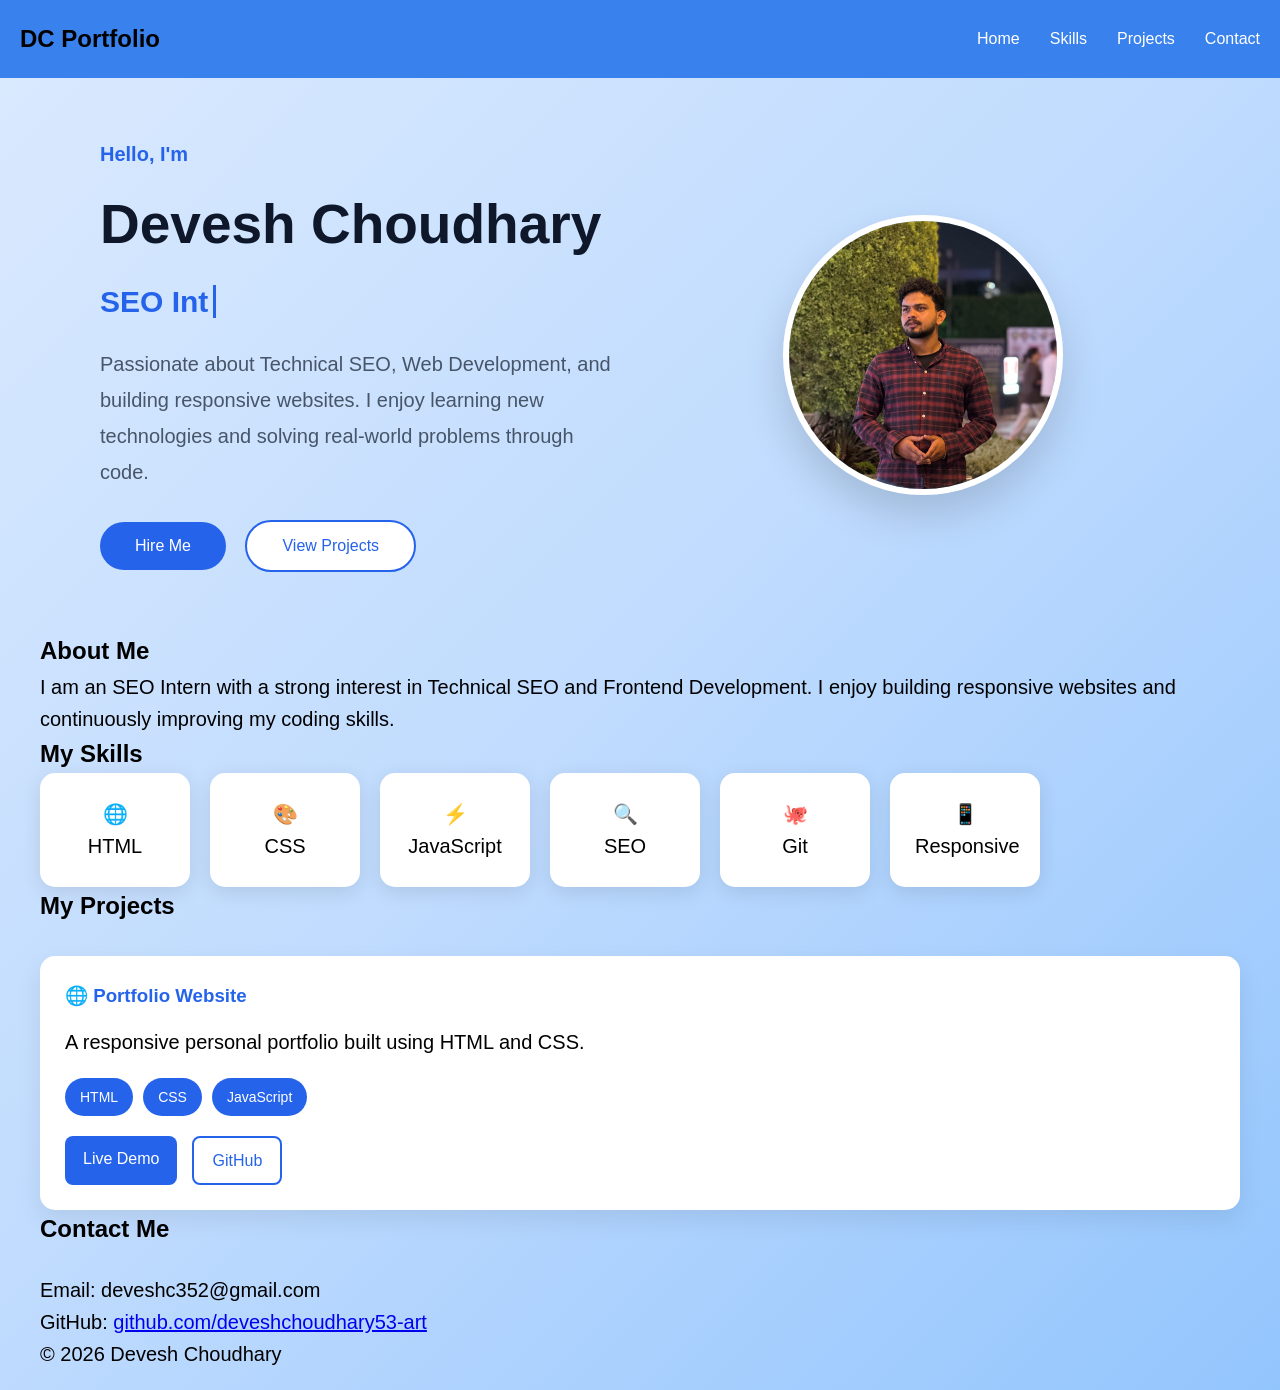
<file: index.html>
<!DOCTYPE html>
<html>
    <head>
      

<meta charset="UTF-8">

<meta name="viewport"
content="width=device-width, initial-scale=1.0">

<title>Devesh Choudhary | Portfolio</title>

<meta
name="description"
content="Portfolio of Devesh Choudhary, SEO Intern and Frontend Developer.">

<link rel="stylesheet" href="css/style.css">

</head>
    
<body>

<nav>

    <h2>DC Portfolio</h2>

    <div class="menu-toggle" id="menu-toggle">
        ☰
    </div>

    <div class="nav-links" id="nav-links">

        <a href="index.html">Home</a>

        <a href="skills.html">Skills</a>

        <a href="projects.html">Projects</a>

        <a href="contact.html">Contact</a>

    </div>

</nav>

<div class="container">

    <!-- Hero Section -->
    <section class="hero" id="about">

    <div class="hero-text">

        <p class="intro"> Hello, I'm</p>

        <h1>Devesh Choudhary</h1>

        <h2>
            <span id="typing"></span>
        </h2>

        <p class="description">
            Passionate about Technical SEO, Web Development, and building responsive websites.
            I enjoy learning new technologies and solving real-world problems through code.
        </p>

        <div class="hero-buttons">

            <button>Hire Me</button>

            <button class="secondary-btn">View Projects</button>

        </div>

      </div>

      <div class="hero-image">

        <img src="images/devesh.jpg" alt="Devesh">

     </div>

    </section>
    <!-- About -->
    <div class="card">

        <h2>About Me</h2>

        <p>
         I am an SEO Intern with a strong interest in Technical SEO and Frontend Development.
         I enjoy building responsive websites and continuously improving my coding skills.
        </p>

    </div>

    <!-- Skills -->
    <div class="card" id="skills">

        <h2>My Skills</h2>

        <div class="skills">

            <div class="skill-card">🌐<br>HTML</div>

              <div class="skill-card">🎨<br>CSS</div>

              <div class="skill-card">⚡<br>JavaScript</div>

               <div class="skill-card">🔍<br>SEO</div>

                <div class="skill-card">🐙<br>Git</div>

                  <div class="skill-card">📱<br>Responsive</div>
        </div>

    </div>

    <!-- Projects -->
    <div class="card" id="projects">

    <h2>My Projects</h2>

    <div class="project-container">

        <div class="project-card">

            <h3>🌐 Portfolio Website</h3>

            <p>
                A responsive personal portfolio built using HTML and CSS.
            </p>

            <div class="tech">
                <span>HTML</span>
                <span>CSS</span>
                <span>JavaScript</span>
            </div>

            <div class="project-buttons">
                <a href="https://github.com/deveshchoudhary53-art" class="btn">Live Demo</a>
                <a href="https://github.com/deveshchoudhary53-art" class="btn secondary">GitHub</a>
            </div>

        </div>

    </div>

</div>
<div class="card" id="contact">

    <h2>Contact Me</h2><br>

    <p>Email: deveshc352@gmail.com</p>

    <p>GitHub:
         <a href="https://github.com/deveshchoudhary53-art" target="_blank">
            github.com/deveshchoudhary53-art
        </a>
    </p>

</div>
<script src="js/script.js"></script>
<footer>

<p>
© 2026 Devesh Choudhary
</p>

</footer>
</body>

</html>
</file>
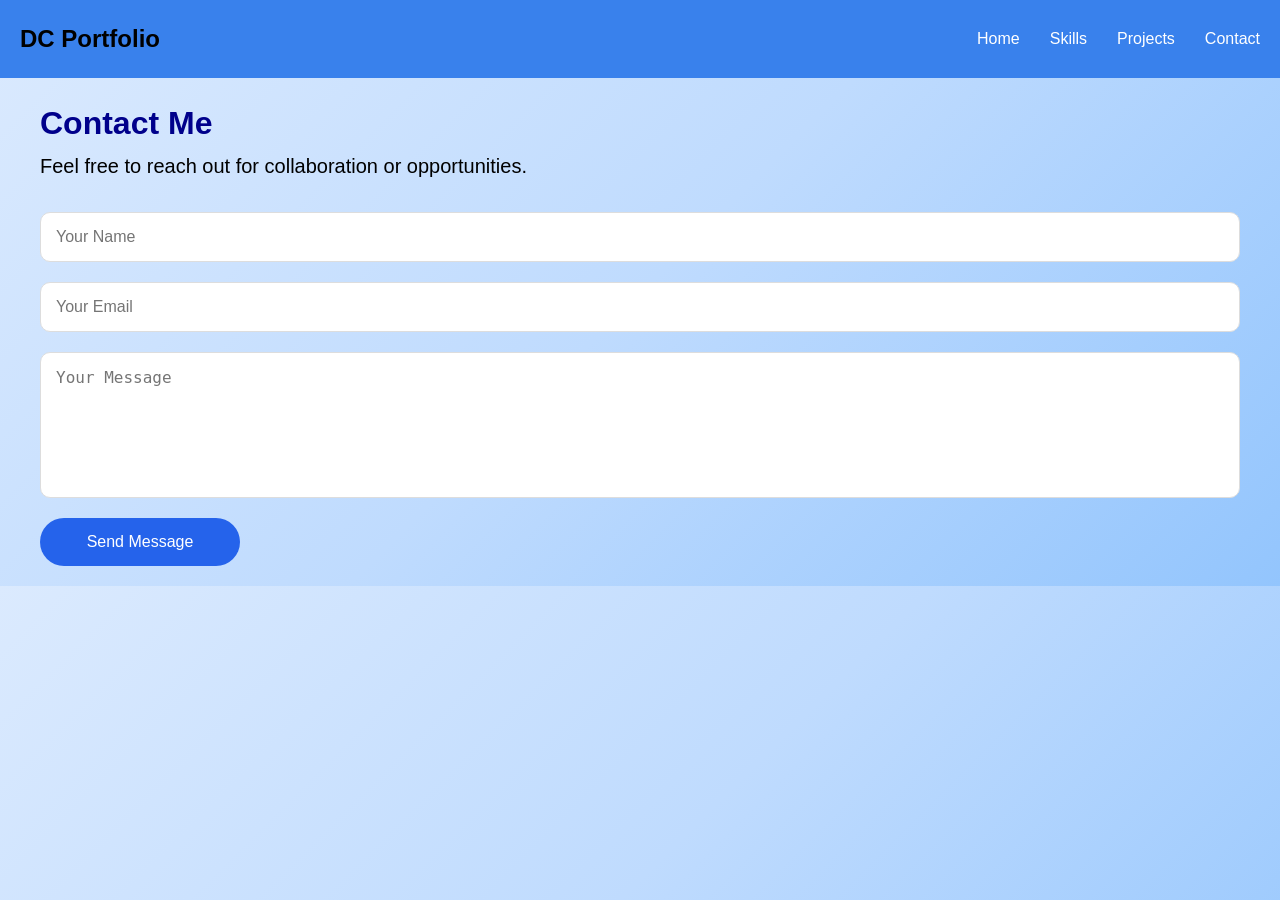
<file: contact.html>
<!DOCTYPE html>
<html lang="en">
<head>

<meta charset="UTF-8">

<meta name="viewport" content="width=device-width, initial-scale=1.0">

<title>Contact | Devesh Choudhary</title>

<link rel="stylesheet" href="css/style.css">

</head>

<body>

<nav>

    <h2>DC Portfolio</h2>

    <div class="menu-toggle" id="menu-toggle">
        ☰
    </div>

    <div class="nav-links" id="nav-links">

        <a href="index.html">Home</a>

        <a href="skills.html">Skills</a>

        <a href="projects.html">Projects</a>

        <a href="contact.html">Contact</a>

    </div>

</nav>

<div class="container">

<div class="card">

<h1>Contact Me</h1>

<p>Feel free to reach out for collaboration or opportunities.</p>

<form class="contact-form">

<input
type="text"
placeholder="Your Name"
required>

<input
type="email"
placeholder="Your Email"
required>

<textarea
placeholder="Your Message"
rows="6"
required></textarea>

<button type="submit">
Send Message
</button>

</form>

</div>

</div>

<script src="js/script.js"></script>

</body>
</html>
</file>
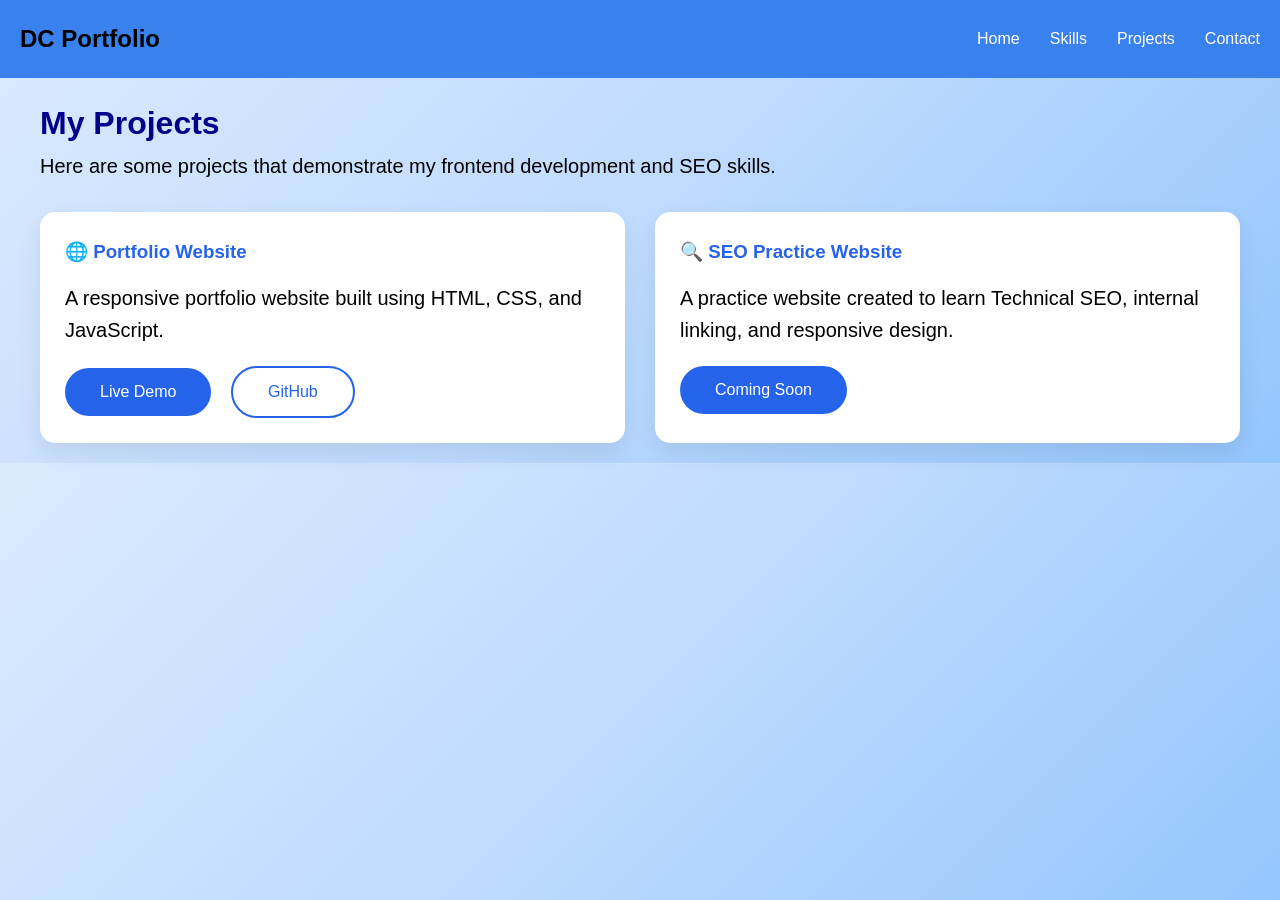
<file: projects.html>
<!DOCTYPE html>
<html lang="en">

<head>

    <meta charset="UTF-8">

    <meta name="viewport" content="width=device-width, initial-scale=1.0">

    <title>Projects | Devesh Choudhary</title>

    <link rel="stylesheet" href="css/style.css">

</head>

<body>

<nav>

    <h2>DC Portfolio</h2>

    <div class="menu-toggle" id="menu-toggle">
        ☰
    </div>

    <div class="nav-links" id="nav-links">

        <a href="index.html">Home</a>

        <a href="skills.html">Skills</a>

        <a href="projects.html">Projects</a>

        <a href="contact.html">Contact</a>

    </div>

</nav>

<div class="container">

<div class="card">

<h1>My Projects</h1>

<p>
Here are some projects that demonstrate my frontend development and SEO skills.
</p>

<div class="project-container">

<div class="project-card">

<h3>🌐 Portfolio Website</h3>

<p>
A responsive portfolio website built using HTML, CSS, and JavaScript.
</p>

<button>Live Demo</button>

<button class="secondary-btn">GitHub</button>

</div>

<div class="project-card">

<h3>🔍 SEO Practice Website</h3>

<p>
A practice website created to learn Technical SEO, internal linking, and responsive design.
</p>

<button>Coming Soon</button>

</div>

</div>

</div>

</div>

<script src="js/script.js"></script>

</body>

</html>
</file>
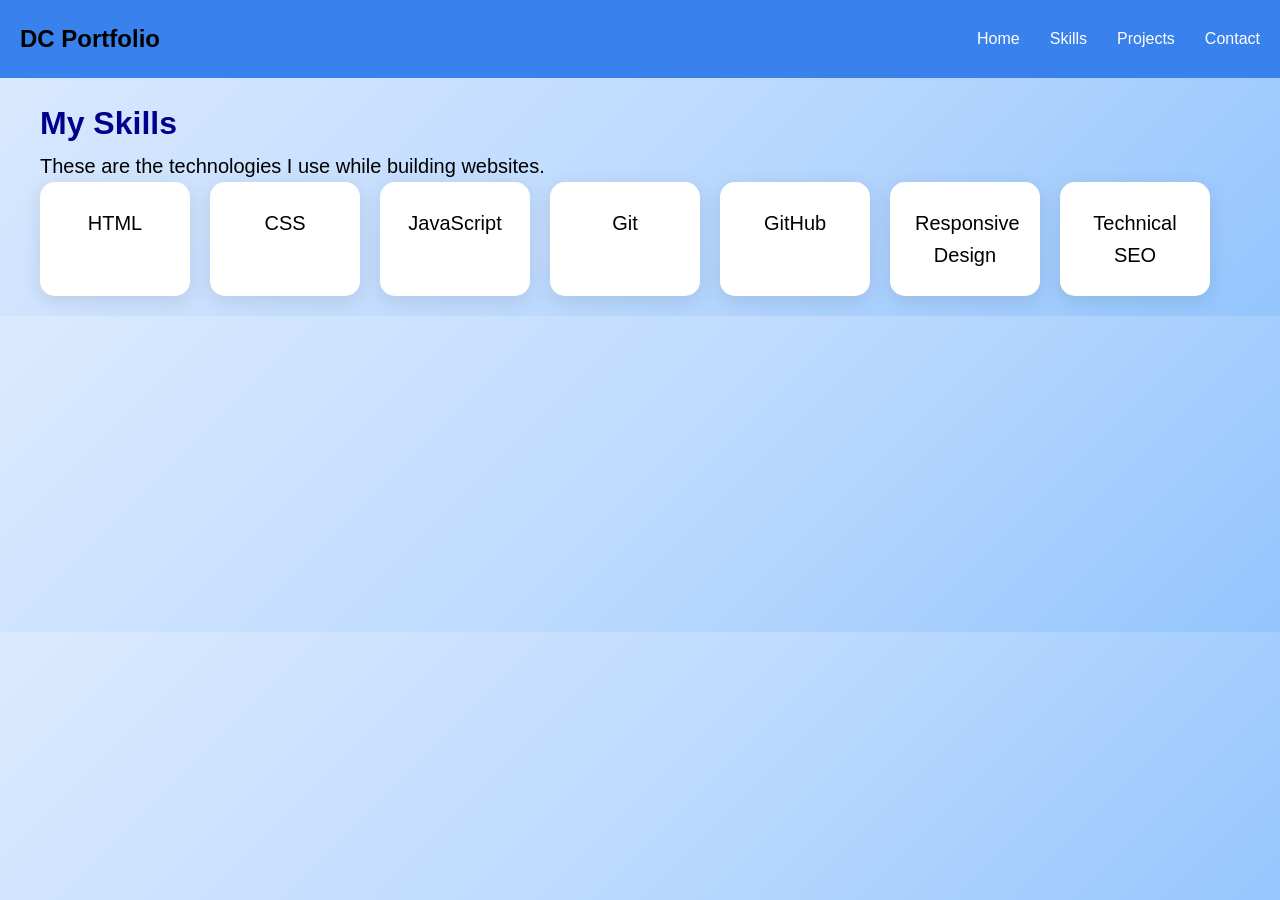
<file: skills.html>
<!DOCTYPE html>
<html lang="en">

<head>
    <meta charset="UTF-8">
    <meta name="viewport" content="width=device-width, initial-scale=1.0">
    <title>Skills | Devesh Choudhary</title>

    <link rel="stylesheet" href="css/style.css">
</head>

<body>

<nav>

    <h2>DC Portfolio</h2>

    <div class="menu-toggle" id="menu-toggle">
        ☰
    </div>

    <div class="nav-links" id="nav-links">

        <a href="index.html">Home</a>

        <a href="skills.html">Skills</a>

        <a href="projects.html">Projects</a>

        <a href="contact.html">Contact</a>

    </div>

</nav>

<div class="container">

<div class="card">

<h1>My Skills</h1>

<p>
These are the technologies I use while building websites.
</p>

<div class="skills">

<div class="skill-card">HTML</div>

<div class="skill-card">CSS</div>

<div class="skill-card">JavaScript</div>

<div class="skill-card">Git</div>

<div class="skill-card">GitHub</div>

<div class="skill-card">Responsive Design</div>

<div class="skill-card">Technical SEO</div>

</div>

</div>

</div>

<script src="js/script.js"></script>

</body>

</html>
</file>
<file: css/style.css>
html{
    scroll-behavior:smooth;
}
*{
    margin:0;
    padding:0;
    box-sizing:border-box;
}

body{
    margin:0;
    font-family:Arial,sans-serif;
    line-height:1.6;
    background:linear-gradient(135deg,#dbeafe,#bfdbfe,#93c5fd);
}
h1{
    color: darkblue;
}
p{
    font-size: 20px;
}
button{

    padding:15px 35px;

    border:none;

    border-radius:40px;

    background:#2563eb;

    color:white;

    font-size:16px;

    cursor:pointer;

    transition:.3s;

}

button:hover{

    transform:translateY(-3px);

    background:#1d4ed8;

}
.secondary-btn{

    background:white;

    color:#2563eb;

    border:2px solid #2563eb;

    margin-left:15px;

}
.section-title{
    color: purple;
}

.skill{
    color: darkgreen;
    font-weight: bold;
}
.card{

animation:fadeUp 1s ease;

}
@keyframes fadeUp{

from{

opacity:0;

transform:translateY(50px);

}

to{

opacity:1;

transform:translateY(0);

}

}
.card:hover{
    transform:translateY(-8px);
    box-shadow:0 20px 40px rgba(0,0,0,.15);
}

nav{

    display:flex;

    justify-content:space-between;

    align-items:center;

    background-color:rgb(57, 129, 236);

    padding:20px;
}
.skills{
    display:flex;
    gap:20px;
}

.skill-card{

    background:white;

    width:150px;

    padding:25px;

    border-radius:15px;

    text-align:center;

    font-size:20px;

    box-shadow:0 5px 20px rgba(0,0,0,.1);

    transition:.3s;

}
.skill-card:hover{

    transform:translateY(-10px);

}
.container{
    width:95%;
    max-width:1200px;
    margin:20px auto;
}
nav{
    display:flex;
    justify-content:space-between;
    align-items:center;
    flex-wrap:wrap;
    padding:20px;
}

.nav-links{
    display:flex;
    align-items:center;
    gap:30px;
}

.nav-links a{
    color:white;
    text-decoration:none;
    transition:.3s;
}

.nav-links a:hover{
    color:#dbeafe;
}
.hero{
    display:flex;
    justify-content:space-between;
    align-items:center;
    gap:50px;

    width:90%;
    max-width:1200px;

    margin:60px auto;
}
.hero-image img{

    width:280px;

    height:280px;

    object-fit:cover;

    border-radius:50%;

    border:6px solid white;

    box-shadow:0 20px 40px rgba(0,0,0,.15);

    transition:.3s;
}
.hero-image img:hover{

    transform:scale(1.05) rotate(3deg);

}
.intro{
    color:#2563eb;
    font-weight:bold;
    font-size:20px;
}
.hero h1{

font-size:55px;

color:#0f172a;

margin:10px 0;

animation:glow 2s infinite alternate;

}
@keyframes glow{

from{

text-shadow:0 0 5px #60a5fa;

}

to{

text-shadow:0 0 20px #2563eb;

}

}
.hero h2{
    color:#2563eb;
    font-size:30px;
    margin-bottom:20px;
}
.description{
    line-height:1.8;
    color:#475569;
}
.hero-buttons{
    margin-top:30px;
}
@media (max-width:768px){

    nav{
        flex-direction:column;
        text-align:center;
        gap:15px;
    }

    .nav-links{
        flex-wrap:wrap;
        justify-content:center;
        gap:15px;
    }

    .container{
        width:100%;
        padding:10px;
    }

    .card{
        width:100%;
        padding:20px;
    }

    .hero{
        flex-direction:column-reverse;
        text-align:center;
        gap:20px;
    }

    .hero-text,
    .hero-image{
        width:100%;
    }

    .hero-image img{
        width:180px;
    }

    h1{
        font-size:32px;
    }

    p{
        font-size:18px;
    }

    .skills{
        flex-direction:column;
        align-items:center;
    }

    .hero-buttons{
    display:flex;
    flex-direction:column;
    gap:10px;
}

    .hero-buttons button{
    width:100%;
}
    .secondary-btn{
        margin-left:0;
    }
    nav h2{
    margin-bottom:10px;
    text-align:center;
}
}
.hero-text{
    flex:1;
    min-width:280px;
}

.hero-image{
    flex:1;
    display:flex;
    justify-content:center;
    min-width:220px;
}
.project-container{
    display:flex;
    justify-content:center;
    flex-wrap:wrap;
    gap:30px;
}
.project-card{
    width:350px;
    background:white;
    padding:25px;
    border-radius:15px;
    box-shadow:0 10px 25px rgba(0,0,0,.1);
    transition:.3s;
}
.project-card:hover{
    transform:translateY(-10px);
}
.tech{
    display:flex;
    flex-wrap:wrap;
    gap:10px;
    margin:20px 0;
}
.tech span{
    background:#2563eb;
    color:white;
    padding:8px 15px;
    border-radius:20px;
    font-size:14px;
}
.project-buttons{
    display:flex;
    gap:15px;
}
.btn{
    text-decoration:none;
    background:#2563eb;
    color:white;
    padding:10px 18px;
    border-radius:8px;
    transition:.3s;
}.btn:hover{
    background:#1d4ed8;
}
.secondary{
    background:white;
    color:#2563eb;
    border:2px solid #2563eb;
}
/* Project Cards */

.project-container{
    display:flex;
    gap:30px;
    flex-wrap:wrap;
    margin-top:30px;
}

.project-card{
    flex:1;
    min-width:280px;

    background:white;

    padding:25px;

    border-radius:15px;

    box-shadow:0 10px 25px rgba(0,0,0,.08);

    transition:.3s;
}

.project-card:hover{

    transform:translateY(-10px);

}

.project-card h3{

    color:#2563eb;

    margin-bottom:15px;

}

.project-card p{

    margin-bottom:20px;

    line-height:1.6;

}
/* Contact Form */

.contact-form{

display:flex;

flex-direction:column;

gap:20px;

margin-top:30px;

}

.contact-form input,
.contact-form textarea{

padding:15px;

border:1px solid #ddd;

border-radius:10px;

font-size:16px;

outline:none;

transition:.3s;

}

.contact-form input:focus,
.contact-form textarea:focus{

border-color:#2563eb;

box-shadow:0 0 10px rgba(37,99,235,.2);

}

.contact-form textarea{

resize:none;

}

.contact-form button{

width:200px;

}
/* -------------------- */
/* Responsive Navigation */
/* -------------------- */

.menu-toggle{

    display:none;

    font-size:30px;

    cursor:pointer;

    color:white;

}

@media (max-width:768px){

    nav{

        position:relative;

        flex-wrap:wrap;

    }

    .menu-toggle{

        display:block;

    }

    .nav-links{

        display:none;

        width:100%;

        flex-direction:column;

        text-align:center;

        margin-top:20px;

        gap:20px;

    }

    .nav-links.active{

        display:flex;

    }

}
#typing{

color:#2563eb;

border-right:3px solid #2563eb;

padding-right:5px;

animation:blink .7s infinite;

}

@keyframes blink{

50%{

border-color:transparent;

}

}
.hero-text{

animation:slideLeft 1s ease;

}

.hero-image{

animation:slideRight 1s ease;

}
@keyframes slideLeft{

from{

opacity:0;

transform:translateX(-80px);

}

to{

opacity:1;

transform:translateX(0);

}

}

@keyframes slideRight{

from{

opacity:0;

transform:translateX(80px);

}

to{

opacity:1;

transform:translateX(0);

}

}
.hero-image img{

animation:floatImage 4s ease-in-out infinite;

}
@keyframes floatImage{

0%{

transform:translateY(0px);

}

50%{

transform:translateY(-15px);

}

100%{

transform:translateY(0px);

}

}
</file>
